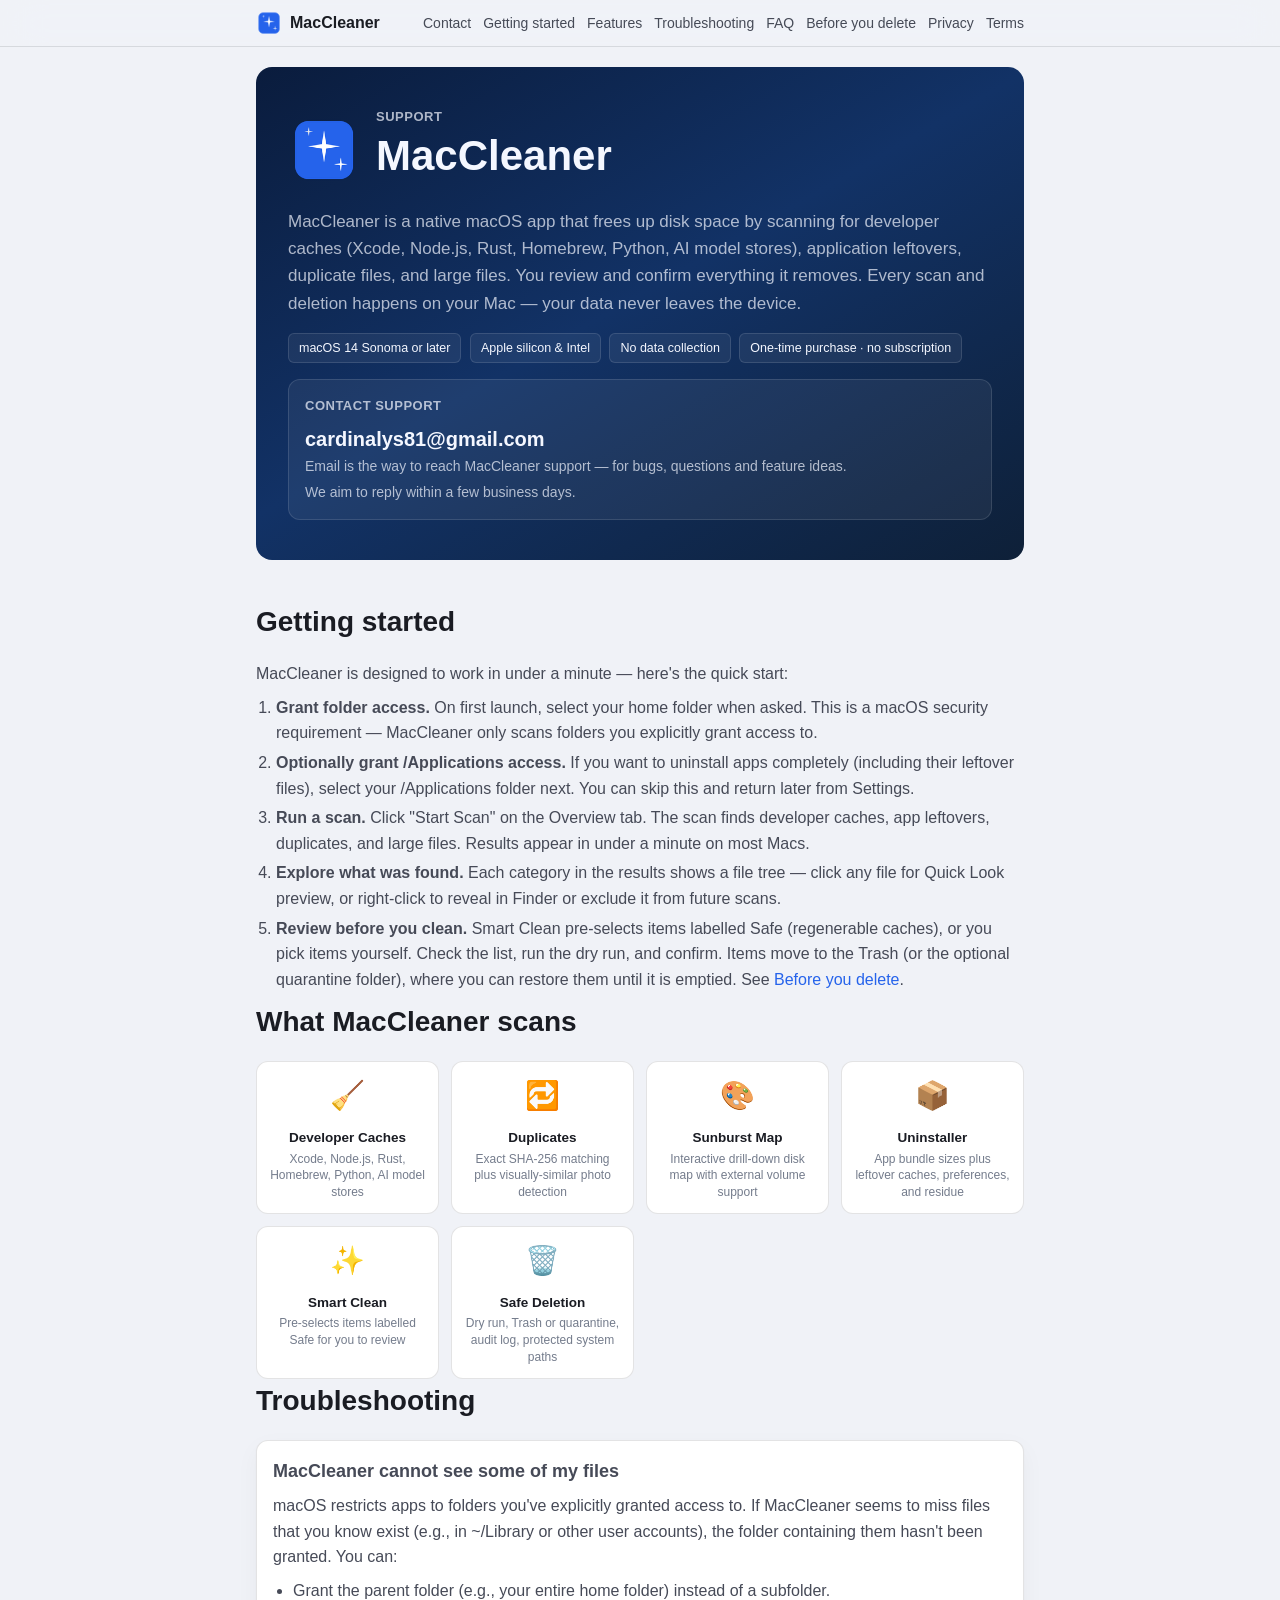
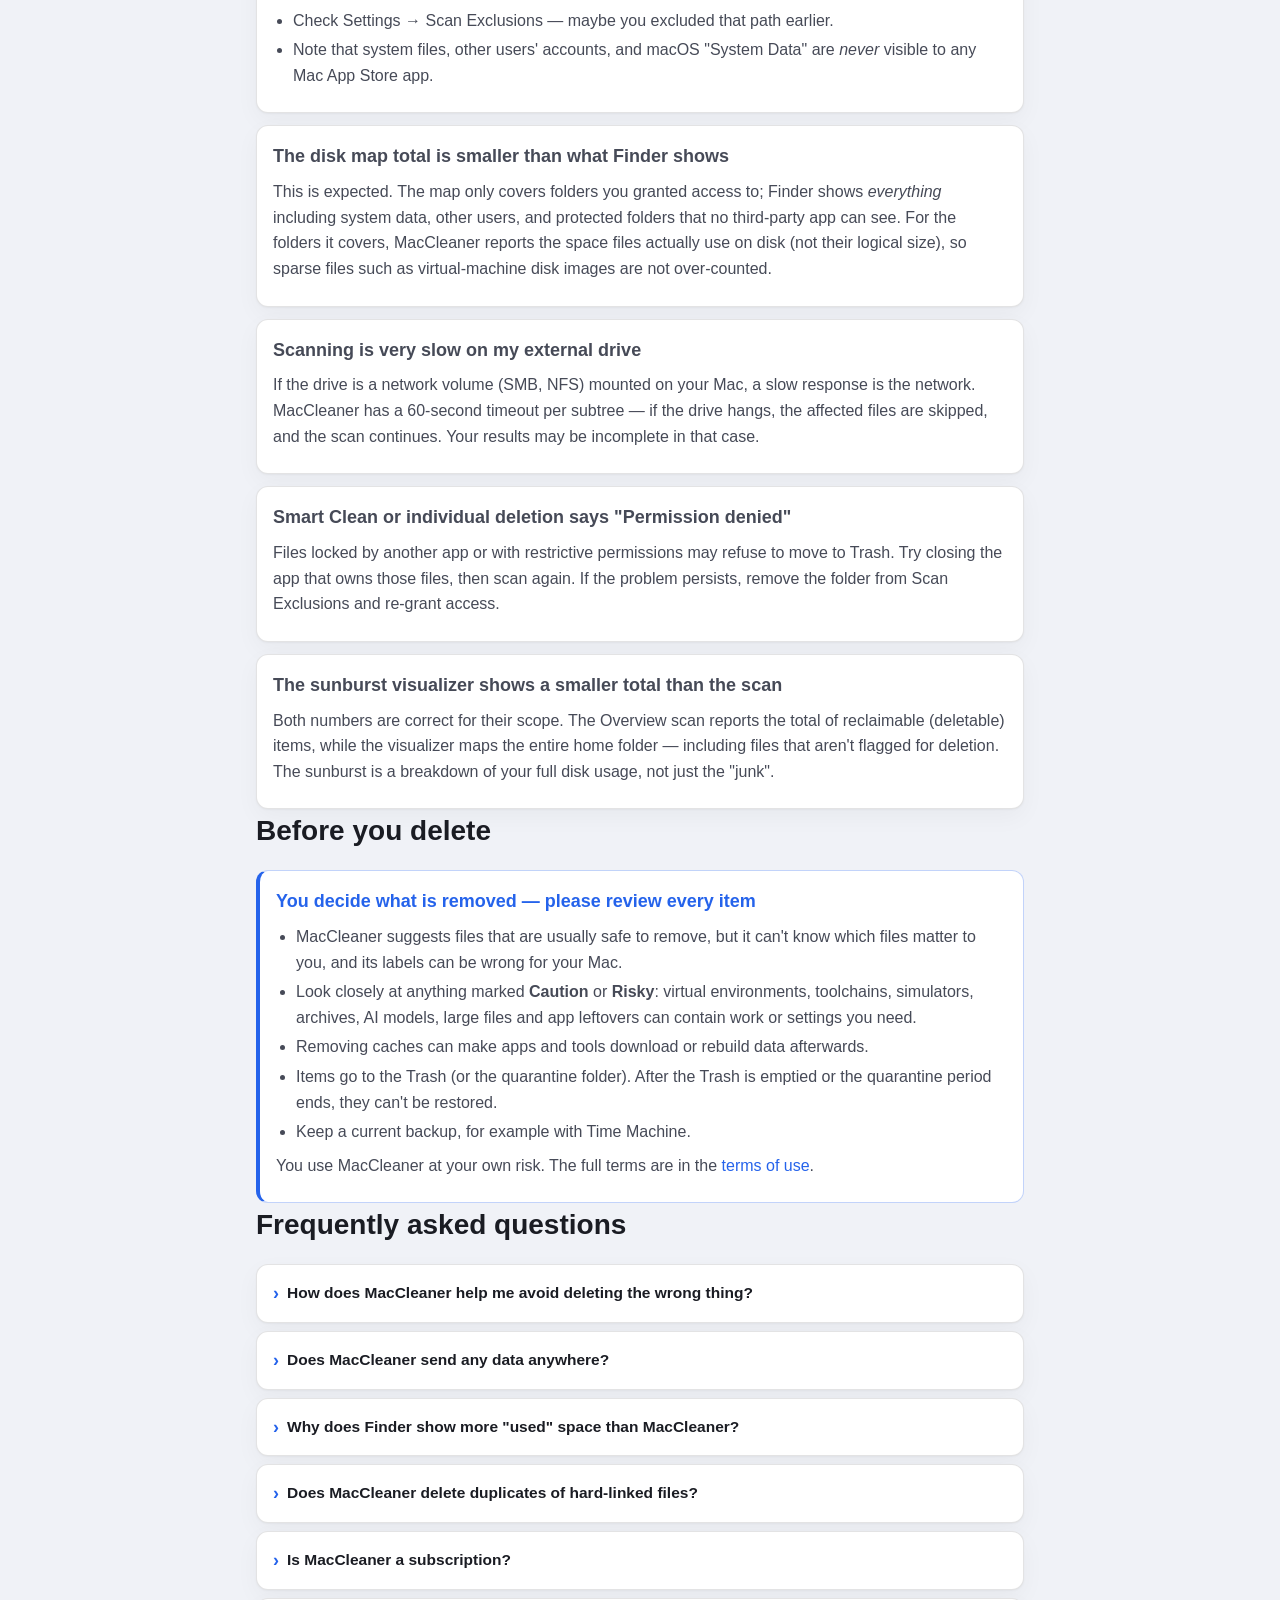
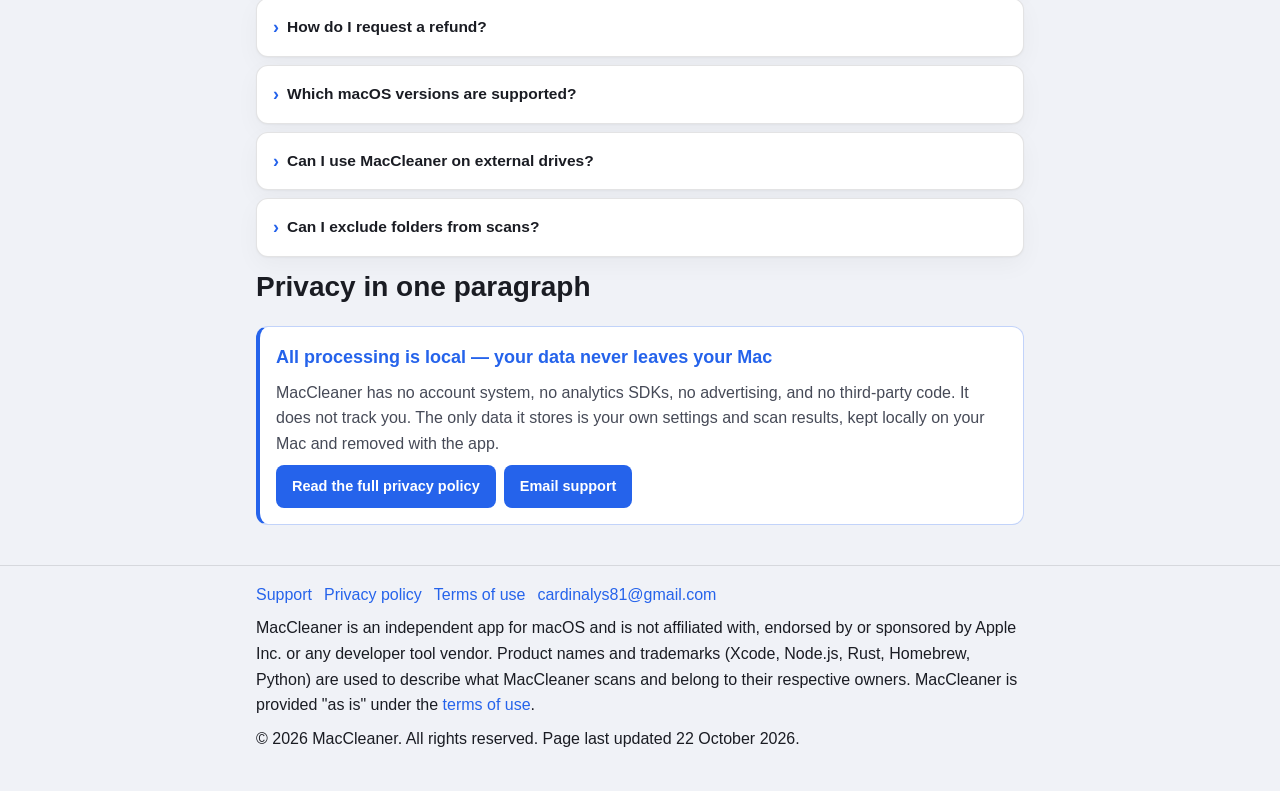
<file: index.html>
<!DOCTYPE html>
<html lang="en">
<head>
    <meta charset="utf-8"/>
    <meta name="viewport" content="width=device-width, initial-scale=1"/>
    <title>MacCleaner Support — Help, FAQ and Contact</title>
    <meta name="description" content="Support for MacCleaner, the macOS disk space cleaner. Contact the developer, read the FAQ and troubleshooting guide, or review the privacy policy."/>
    <meta name="theme-color" content="#0a1c3d"/>
    <link rel="canonical" href="https://carsinalys.github.io/mac-cleaner-info/"/>
    <link rel="icon" type="image/png" sizes="32x32" href="assets/favicon-32.png"/>
    <link rel="apple-touch-icon" href="assets/icon-256.png"/>
    <link rel="stylesheet" href="assets/styles.css"/>
    <meta property="og:type" content="website"/>
    <meta property="og:title" content="MacCleaner Support"/>
    <meta property="og:description" content="Help, FAQ, troubleshooting and contact for MacCleaner — free up disk space on macOS."/>
    <meta property="og:url" content="https://carsinalys.github.io/mac-cleaner-info/"/>
</head>

<body>
    <a class="skip-link" href="#main">Skip to content</a>

    <header class="topbar">
        <div class="topbar__inner">
            <a class="topbar__brand" href="./">
                <img src="assets/icon-128.png" alt="" width="26" height="26"/>
                MacCleaner
            </a>
            <nav class="topbar__nav" aria-label="Sections">
                <a href="#contact">Contact</a>
                <a href="#getting-started">Getting started</a>
                <a href="#features">Features</a>
                <a href="#troubleshooting">Troubleshooting</a>
                <a href="#faq">FAQ</a>
                <a href="#before-you-delete">Before you delete</a>
                <a href="privacy.html">Privacy</a>
                <a href="terms.html">Terms</a>
            </nav>
        </div>
    </header>

    <main id="main" class="wrap">
        <section class="hero" id="contact" style="margin-top: 20px">
            <div class="hero__top">
                <img class="hero__icon" src="assets/icon-128.png" alt="MacCleaner app icon" width="72" height="72"/>
                <div>
                    <span class="eyebrow" style="color: var(--hero-text-secondary)">Support</span>
                    <h1>MacCleaner</h1>
                </div>
            </div>

            <p class="lead">
                MacCleaner is a native macOS app that frees up disk space by scanning for
                developer caches (Xcode, Node.js, Rust, Homebrew, Python, AI model stores),
                application leftovers, duplicate files, and large files. You review and
                confirm everything it removes. Every scan and deletion happens on your Mac —
                your data never leaves the device.
            </p>

            <div class="hero__badges">
                <span class="badge">macOS 14 Sonoma or later</span>
                <span class="badge">Apple silicon &amp; Intel</span>
                <span class="badge badge--green">No data collection</span>
                <span class="badge">One-time purchase · no subscription</span>
            </div>

            <div class="contact">
                <div class="contact__label">Contact support</div>
                <a class="contact__mail" href="mailto:cardinalys81@gmail.com">cardinalys81@gmail.com</a>
                <div class="contact__meta">
                    <p>Email is the way to reach MacCleaner support — for bugs, questions and
                       feature ideas.</p>
                    <p>We aim to reply within a few business days.</p>
                </div>
            </div>
        </section>

        <section id="getting-started">
            <h2>Getting started</h2>
            <p class="muted">MacCleaner is designed to work in under a minute — here's the quick start:</p>
            <ol class="muted">
                <li><strong>Grant folder access.</strong> On first launch, select your home folder when asked. This is a macOS security requirement — MacCleaner only scans folders you explicitly grant access to.</li>
                <li><strong>Optionally grant /Applications access.</strong> If you want to uninstall apps completely (including their leftover files), select your /Applications folder next. You can skip this and return later from Settings.</li>
                <li><strong>Run a scan.</strong> Click "Start Scan" on the Overview tab. The scan finds developer caches, app leftovers, duplicates, and large files. Results appear in under a minute on most Macs.</li>
                <li><strong>Explore what was found.</strong> Each category in the results shows a file tree — click any file for Quick Look preview, or right-click to reveal in Finder or exclude it from future scans.</li>
                <li><strong>Review before you clean.</strong> Smart Clean pre-selects items labelled Safe (regenerable caches), or you pick items yourself. Check the list, run the dry run, and confirm. Items move to the Trash (or the optional quarantine folder), where you can restore them until it is emptied. See <a href="#before-you-delete">Before you delete</a>.</li>
            </ol>
        </section>

        <section id="features">
            <h2>What MacCleaner scans</h2>
            <div class="feature-grid">
                <div class="feature">
                    <div class="feature-icon">🧹</div>
                    <div class="feature-name">Developer Caches</div>
                    <div class="feature-desc">Xcode, Node.js, Rust, Homebrew, Python, AI model stores</div>
                </div>
                <div class="feature">
                    <div class="feature-icon">🔁</div>
                    <div class="feature-name">Duplicates</div>
                    <div class="feature-desc">Exact SHA-256 matching plus visually-similar photo detection</div>
                </div>
                <div class="feature">
                    <div class="feature-icon">🎨</div>
                    <div class="feature-name">Sunburst Map</div>
                    <div class="feature-desc">Interactive drill-down disk map with external volume support</div>
                </div>
                <div class="feature">
                    <div class="feature-icon">📦</div>
                    <div class="feature-name">Uninstaller</div>
                    <div class="feature-desc">App bundle sizes plus leftover caches, preferences, and residue</div>
                </div>
                <div class="feature">
                    <div class="feature-icon">✨</div>
                    <div class="feature-name">Smart Clean</div>
                    <div class="feature-desc">Pre-selects items labelled Safe for you to review</div>
                </div>
                <div class="feature">
                    <div class="feature-icon">🗑️</div>
                    <div class="feature-name">Safe Deletion</div>
                    <div class="feature-desc">Dry run, Trash or quarantine, audit log, protected system paths</div>
                </div>
            </div>
        </section>

        <section id="troubleshooting">
            <h2>Troubleshooting</h2>
            <div class="card">
                <h3 class="muted">MacCleaner cannot see some of my files</h3>
                <p class="muted">macOS restricts apps to folders you've explicitly granted access to. If MacCleaner seems to miss files that you know exist (e.g., in ~/Library or other user accounts), the folder containing them hasn't been granted. You can:</p>
                <ul class="muted">
                    <li>Grant the parent folder (e.g., your entire home folder) instead of a subfolder.</li>
                    <li>Check Settings → Scan Exclusions — maybe you excluded that path earlier.</li>
                    <li>Note that system files, other users' accounts, and macOS "System Data" are <em>never</em> visible to any Mac App Store app.</li>
                </ul>
            </div>

            <div class="card">
                <h3 class="muted">The disk map total is smaller than what Finder shows</h3>
                <p class="muted">This is expected. The map only covers folders you granted access to; Finder shows <em>everything</em> including system data, other users, and protected folders that no third-party app can see. For the folders it covers, MacCleaner reports the space files actually use on disk (not their logical size), so sparse files such as virtual-machine disk images are not over-counted.</p>
            </div>

            <div class="card">
                <h3 class="muted">Scanning is very slow on my external drive</h3>
                <p class="muted">If the drive is a network volume (SMB, NFS) mounted on your Mac, a slow response is the network. MacCleaner has a 60-second timeout per subtree — if the drive hangs, the affected files are skipped, and the scan continues. Your results may be incomplete in that case.</p>
            </div>

            <div class="card">
                <h3 class="muted">Smart Clean or individual deletion says "Permission denied"</h3>
                <p class="muted">Files locked by another app or with restrictive permissions may refuse to move to Trash. Try closing the app that owns those files, then scan again. If the problem persists, remove the folder from Scan Exclusions and re-grant access.</p>
            </div>

            <div class="card">
                <h3 class="muted">The sunburst visualizer shows a smaller total than the scan</h3>
                <p class="muted">Both numbers are correct for their scope. The Overview scan reports the total of reclaimable (deletable) items, while the visualizer maps the entire home folder — including files that aren't flagged for deletion. The sunburst is a breakdown of your full disk usage, not just the "junk".</p>
            </div>
        </section>

        <section id="before-you-delete">
            <h2>Before you delete</h2>
            <div class="notice">
                <h3>You decide what is removed — please review every item</h3>
                <ul class="muted">
                    <li>MacCleaner suggests files that are usually safe to remove, but it can't know which files matter to you, and its labels can be wrong for your Mac.</li>
                    <li>Look closely at anything marked <strong>Caution</strong> or <strong>Risky</strong>: virtual environments, toolchains, simulators, archives, AI models, large files and app leftovers can contain work or settings you need.</li>
                    <li>Removing caches can make apps and tools download or rebuild data afterwards.</li>
                    <li>Items go to the Trash (or the quarantine folder). After the Trash is emptied or the quarantine period ends, they can't be restored.</li>
                    <li>Keep a current backup, for example with Time Machine.</li>
                </ul>
                <p class="muted">You use MacCleaner at your own risk. The full terms are in the <a href="terms.html">terms of use</a>.</p>
            </div>
        </section>

        <section id="faq">
            <h2>Frequently asked questions</h2>
            <div class="rows">
                <details>
                    <summary>How does MacCleaner help me avoid deleting the wrong thing?</summary>
                    <div class="answer">
                        <p>Nothing is removed until you review and confirm it. Removed items go to the Trash (or an optional quarantine folder) instead of being erased, protected system and personal locations are refused, and a dry run shows what will be removed first. These safeguards reduce mistakes but can't rule them out — the labels are guidance, and only you know which files matter. Keep a backup and read <a href="#before-you-delete">Before you delete</a>.</p>
                    </div>
                </details>

                <details>
                    <summary>Does MacCleaner send any data anywhere?</summary>
                    <div class="answer">
                        <p>No. All scanning and cleanup is local. There are no analytics SDKs, no crash-reporting tools, no advertising. The only network traffic is Apple's own StoreKit purchase verification — which is handled by macOS and required for App Store purchases. See the <a href="privacy.html">privacy policy</a>.</p>
                    </div>
                </details>

                <details>
                    <summary>Why does Finder show more "used" space than MacCleaner?</summary>
                    <div class="answer">
                        <p>MacCleaner only scans folders you've granted it access to. macOS "System Data", other users' accounts, and protected system volumes are invisible to every Mac App Store app. This is a privacy feature, not a limitation of MacCleaner specifically — no cleaner can see those areas.</p>
                    </div>
                </details>

                <details>
                    <summary>Does MacCleaner delete duplicates of hard-linked files?</summary>
                    <div class="answer">
                        <p>MacCleaner counts hard-linked files only once per scan (counting each hard link separately would inflate the reported reclaimable space). If the same physical file appears at multiple paths as hard links, the first occurrence is counted and subsequent ones show as 0 bytes.</p>
                    </div>
                </details>

                <details>
                    <summary>Is MacCleaner a subscription?</summary>
                    <div class="answer">
                        <p>No. Scanning, the disk map and dry runs are free. Moving items to the Trash needs a one-time Lifetime License, an in-app purchase at the price shown in the App Store for your region. No subscription and no recurring charges.</p>
                    </div>
                </details>

                <details>
                    <summary>How do I request a refund?</summary>
                    <div class="answer">
                        <p>Apple handles all App Store billing and refunds. Request one at <a href="https://reportaproblem.apple.com" rel="noopener">reportaproblem.apple.com</a> using the Apple Account that made the purchase. If something in the app caused the problem, please email support too so it can be fixed.</p>
                    </div>
                </details>

                <details>
                    <summary>Which macOS versions are supported?</summary>
                    <div class="answer">
                        <p>macOS 14 Sonoma and later, on both Apple Silicon and Intel Macs.</p>
                    </div>
                </details>

                <details>
                    <summary>Can I use MacCleaner on external drives?</summary>
                    <div class="answer">
                        <p>Yes. In the Visualizer tab, click the plus button and select any mounted volume or folder. You can also drag a folder onto the MacCleaner icon in Finder. Scanning external drives works the same as scanning your home folder, and you can clean files from them the same way.</p>
                    </div>
                </details>

                <details>
                    <summary>Can I exclude folders from scans?</summary>
                    <div class="answer">
                        <p>Yes. Right-click any folder in a scan result and choose "Exclude from Scans," or manage exclusions in Settings. Excluded paths are skipped entirely; remove them any time to include them again.</p>
                    </div>
                </details>
            </div>
        </section>

        <section id="privacy-summary">
            <h2>Privacy in one paragraph</h2>
            <div class="notice">
                <h3>All processing is local — your data never leaves your Mac</h3>
                <p class="muted">
                    MacCleaner has no account system, no analytics SDKs, no advertising, and
                    no third-party code. It does not track you. The only data it stores is your
                    own settings and scan results, kept locally on your Mac and removed with
                    the app.
                </p>
                <div class="btn-row">
                    <a class="btn" href="privacy.html">Read the full privacy policy</a>
                    <a class="btn" href="mailto:cardinalys81@gmail.com">Email support</a>
                </div>
            </div>
        </section>
    </main>

    <footer class="footer">
        <div class="footer__inner">
            <div class="footer__links">
                <a href="./">Support</a>
                <a href="privacy.html">Privacy policy</a>
                <a href="terms.html">Terms of use</a>
                <a href="mailto:cardinalys81@gmail.com">cardinalys81@gmail.com</a>
            </div>
            <p>
                MacCleaner is an independent app for macOS and is not affiliated with,
                endorsed by or sponsored by Apple Inc. or any developer tool vendor.
                Product names and trademarks (Xcode, Node.js, Rust, Homebrew, Python) are
                used to describe what MacCleaner scans and belong to their respective owners.
                MacCleaner is provided "as is" under the
                <a href="terms.html">terms of use</a>.
            </p>
            <p>© 2026 MacCleaner. All rights reserved. Page last updated 22 October 2026.</p>
        </div>
    </footer>
</body>
</html>
</file>
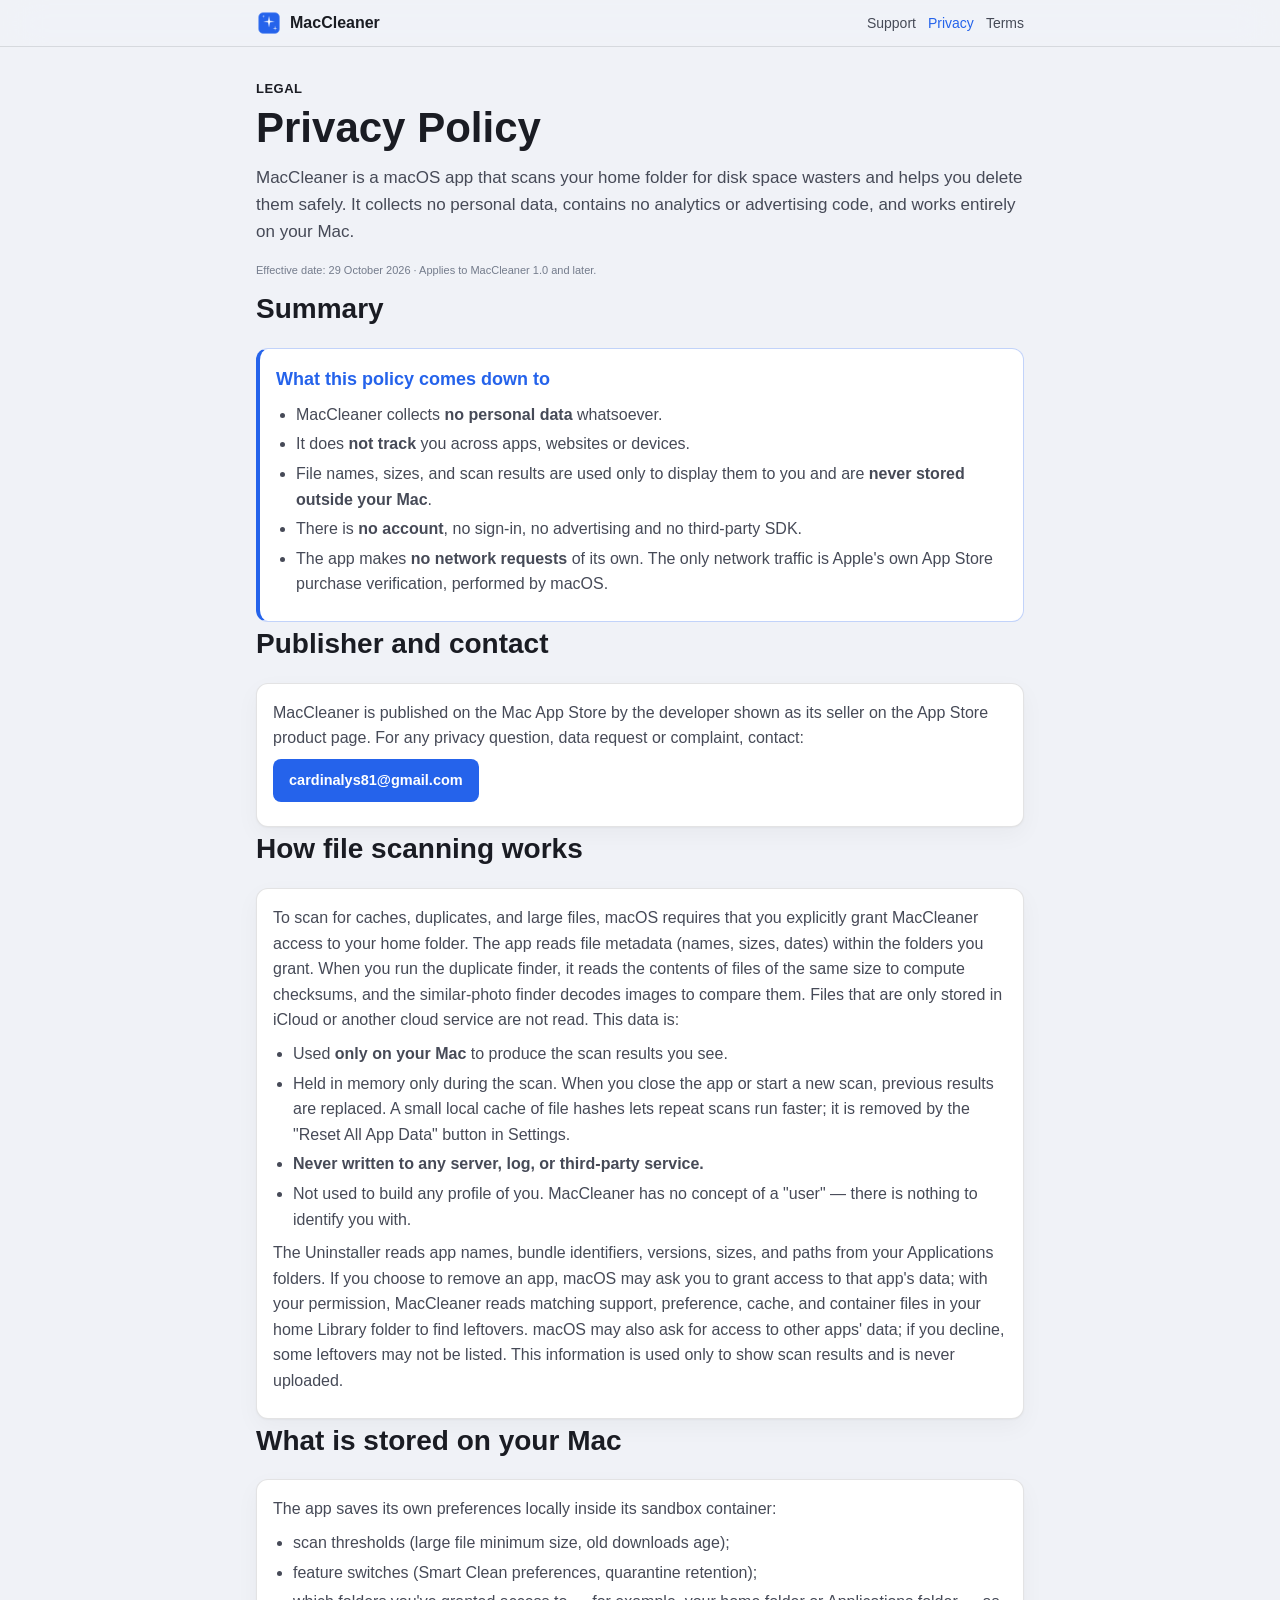
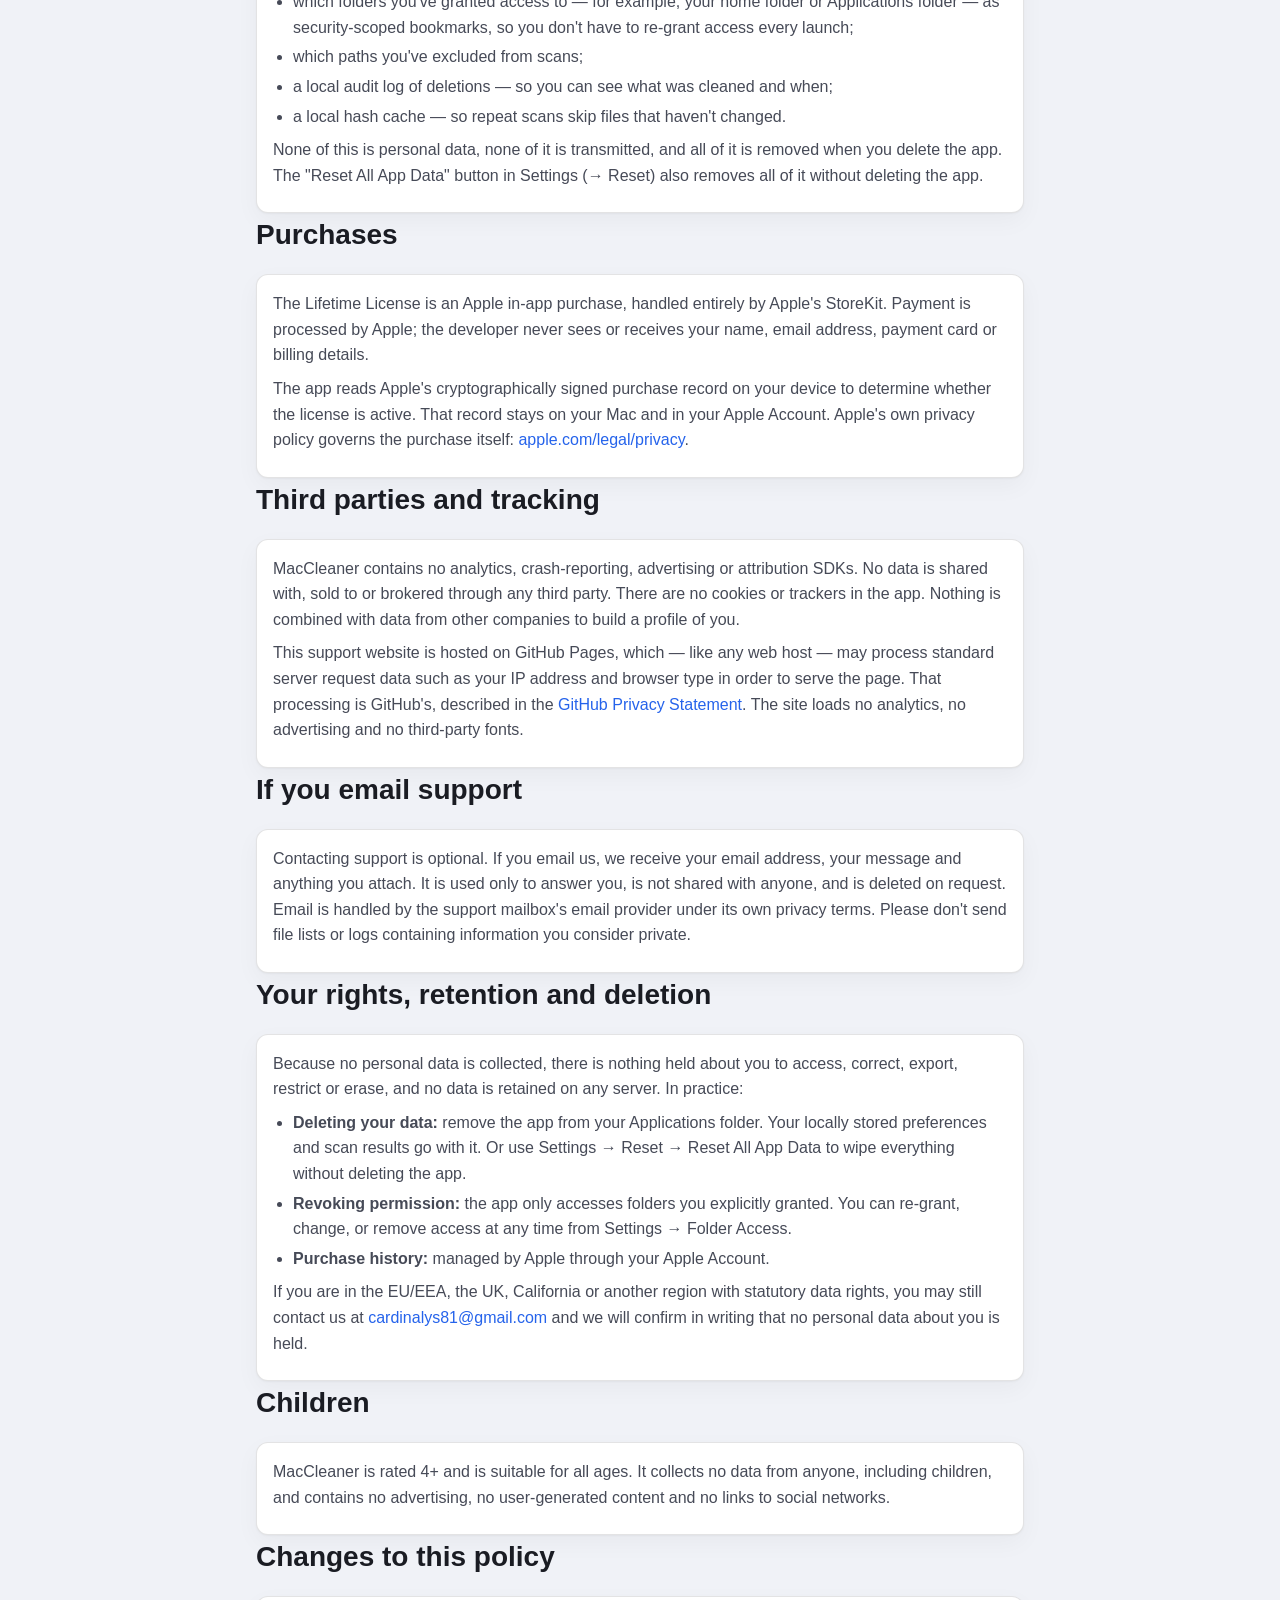
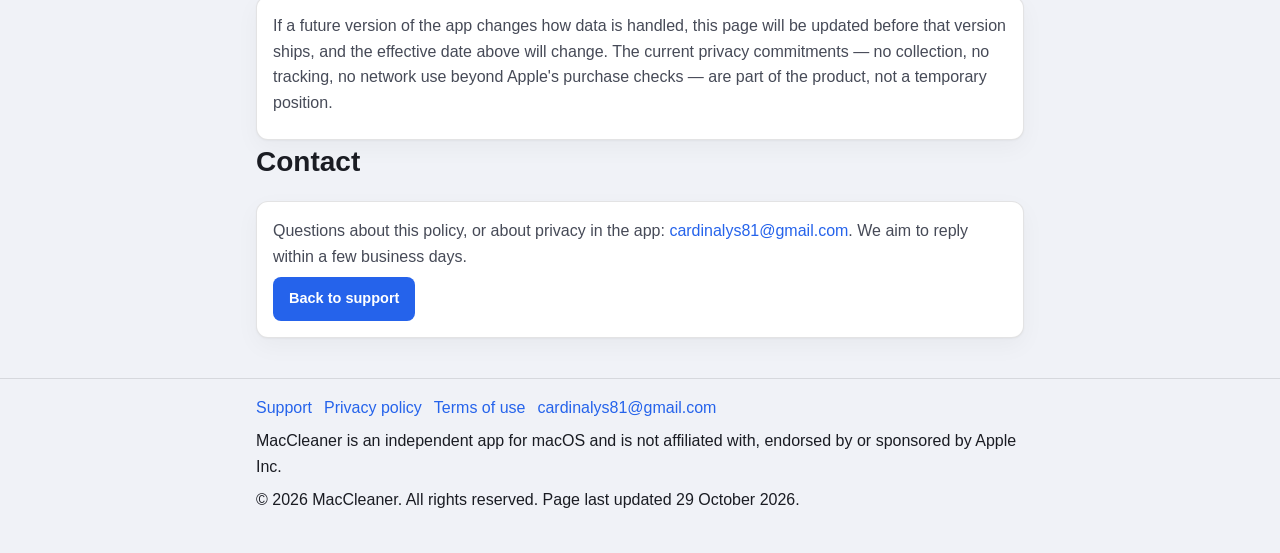
<file: privacy.html>
<!DOCTYPE html>
<html lang="en">
<head>
    <meta charset="utf-8"/>
    <meta name="viewport" content="width=device-width, initial-scale=1"/>
    <title>MacCleaner Privacy Policy</title>
    <meta name="description" content="Privacy policy for MacCleaner, the macOS disk space cleaner. No data collection, no tracking, no analytics — your files never leave your Mac."/>
    <meta name="theme-color" content="#0a1c3d"/>
    <link rel="canonical" href="https://carsinalys.github.io/mac-cleaner-info/privacy.html"/>
    <link rel="icon" type="image/png" sizes="32x32" href="assets/favicon-32.png"/>
    <link rel="apple-touch-icon" href="assets/icon-256.png"/>
    <link rel="stylesheet" href="assets/styles.css"/>
</head>

<body>
    <a class="skip-link" href="#main">Skip to content</a>

    <header class="topbar">
        <div class="topbar__inner">
            <a class="topbar__brand" href="./">
                <img src="assets/icon-128.png" alt="" width="26" height="26"/>
                MacCleaner
            </a>
            <nav class="topbar__nav" aria-label="Sections">
                <a href="./">Support</a>
                <a href="privacy.html" aria-current="page">Privacy</a>
                <a href="terms.html">Terms</a>
            </nav>
        </div>
    </header>

    <main id="main" class="wrap">
        <section style="margin-top: 32px">
            <span class="eyebrow">Legal</span>
            <h1>Privacy Policy</h1>
            <p class="lead">
                MacCleaner is a macOS app that scans your home folder for disk space
                wasters and helps you delete them safely. It collects no personal data,
                contains no analytics or advertising code, and works entirely on your Mac.
            </p>
            <p class="tiny">Effective date: 29 October 2026 · Applies to MacCleaner 1.0 and later.</p>
        </section>

        <section id="summary">
            <h2>Summary</h2>
            <div class="notice">
                <h3>What this policy comes down to</h3>
                <ul class="muted">
                    <li>MacCleaner collects <strong>no personal data</strong> whatsoever.</li>
                    <li>It does <strong>not track</strong> you across apps, websites or devices.</li>
                    <li>
                        File names, sizes, and scan results are used only to display them to
                        you and are <strong>never stored outside your Mac</strong>.
                    </li>
                    <li>
                        There is <strong>no account</strong>, no sign-in, no advertising and no
                        third-party SDK.
                    </li>
                    <li>
                        The app makes <strong>no network requests</strong> of its own. The only
                        network traffic is Apple's own App Store purchase verification,
                        performed by macOS.
                    </li>
                </ul>
            </div>
        </section>

        <section id="who">
            <h2>Publisher and contact</h2>
            <div class="card">
                <p class="muted">
                    MacCleaner is published on the Mac App Store by the developer shown as its
                    seller on the App Store product page. For any privacy question, data
                    request or complaint, contact:
                </p>
                <p>
                    <a class="btn" href="mailto:cardinalys81@gmail.com">cardinalys81@gmail.com</a>
                </p>
            </div>
        </section>

        <section id="scan-data">
            <h2>How file scanning works</h2>
            <div class="card">
                <p class="muted">
                    To scan for caches, duplicates, and large files, macOS requires that you
                    explicitly grant MacCleaner access to your home folder. The app reads file
                    metadata (names, sizes, dates) within the folders you grant. When you run
                    the duplicate finder, it reads the contents of files of the same size to
                    compute checksums, and the similar-photo finder decodes images to compare
                    them. Files that are only stored in iCloud or another cloud service are not
                    read. This data is:
                </p>
                <ul class="muted">
                    <li>Used <strong>only on your Mac</strong> to produce the scan results you see.</li>
                    <li>
                        Held in memory only during the scan. When you close the app or start a
                        new scan, previous results are replaced. A small local cache of file
                        hashes lets repeat scans run faster; it is removed by the "Reset All
                        App Data" button in Settings.
                    </li>
                    <li>
                        <strong>Never written to any server, log, or third-party service.</strong>
                    </li>
                    <li>
                        Not used to build any profile of you. MacCleaner has no concept of a
                        "user" — there is nothing to identify you with.
                    </li>
                </ul>
                <p class="muted">
                    The Uninstaller reads app names, bundle identifiers, versions, sizes, and
                    paths from your Applications folders. If you choose to remove an app,
                    macOS may ask you to grant access to that app's data; with your
                    permission, MacCleaner reads matching support, preference, cache, and
                    container files in your home Library folder to find leftovers. macOS
                    may also ask for access to other apps' data; if you decline, some
                    leftovers may not be listed. This information is used only to show scan
                    results and is never uploaded.
                </p>
            </div>
        </section>

        <section id="stored">
            <h2>What is stored on your Mac</h2>
            <div class="card">
                <p class="muted">The app saves its own preferences locally inside its sandbox container:</p>
                <ul class="muted">
                    <li>scan thresholds (large file minimum size, old downloads age);</li>
                    <li>feature switches (Smart Clean preferences, quarantine retention);</li>
                    <li>which folders you've granted access to — for example, your home folder or Applications folder — as security-scoped bookmarks, so you don't have to re-grant access every launch;</li>
                    <li>which paths you've excluded from scans;</li>
                    <li>a local audit log of deletions — so you can see what was cleaned and when;</li>
                    <li>a local hash cache — so repeat scans skip files that haven't changed.</li>
                </ul>
                <p class="muted">
                    None of this is personal data, none of it is transmitted, and all of it is
                    removed when you delete the app. The "Reset All App Data" button in
                    Settings (→ Reset) also removes all of it without deleting the app.
                </p>
            </div>
        </section>

        <section id="purchases">
            <h2>Purchases</h2>
            <div class="card">
                <p class="muted">
                    The Lifetime License is an Apple in-app purchase, handled entirely
                    by Apple's StoreKit. Payment is processed by Apple; the developer never
                    sees or receives your name, email address, payment card or billing details.
                </p>
                <p class="muted">
                    The app reads Apple's cryptographically signed purchase record on your
                    device to determine whether the license is active. That record stays on
                    your Mac and in your Apple Account. Apple's own privacy policy governs
                    the purchase itself:
                    <a href="https://www.apple.com/legal/privacy/" rel="noopener">apple.com/legal/privacy</a>.
                </p>
            </div>
        </section>

        <section id="third-parties">
            <h2>Third parties and tracking</h2>
            <div class="card">
                <p class="muted">
                    MacCleaner contains no analytics, crash-reporting, advertising or
                    attribution SDKs. No data is shared with, sold to or brokered through any
                    third party. There are no cookies or trackers in the app. Nothing is
                    combined with data from other companies to build a profile of you.
                </p>
                <p class="muted">
                    This support website is hosted on GitHub Pages, which — like any web host —
                    may process standard server request data such as your IP address and
                    browser type in order to serve the page. That processing is GitHub's,
                    described in the
                    <a href="https://docs.github.com/site-policy/privacy-policies/github-general-privacy-statement" rel="noopener">GitHub Privacy Statement</a>.
                    The site loads no analytics, no advertising and no third-party fonts.
                </p>
            </div>
        </section>

        <section id="support-email">
            <h2>If you email support</h2>
            <div class="card">
                <p class="muted">
                    Contacting support is optional. If you email us, we receive your email
                    address, your message and anything you attach. It is used only to answer
                    you, is not shared with anyone, and is deleted on request. Email is
                    handled by the support mailbox's email provider under its own privacy
                    terms. Please don't send file lists or logs containing information you
                    consider private.
                </p>
            </div>
        </section>

        <section id="rights">
            <h2>Your rights, retention and deletion</h2>
            <div class="card">
                <p class="muted">
                    Because no personal data is collected, there is nothing held about you to
                    access, correct, export, restrict or erase, and no data is retained on any
                    server. In practice:
                </p>
                <ul class="muted">
                    <li>
                        <strong>Deleting your data:</strong> remove the app from your Applications
                        folder. Your locally stored preferences and scan results go with it.
                        Or use Settings → Reset → Reset All App Data to wipe everything without
                        deleting the app.
                    </li>
                    <li>
                        <strong>Revoking permission:</strong> the app only accesses folders you
                        explicitly granted. You can re-grant, change, or remove access at any
                        time from Settings → Folder Access.
                    </li>
                    <li>
                        <strong>Purchase history:</strong> managed by Apple through your Apple Account.
                    </li>
                </ul>
                <p class="muted">
                    If you are in the EU/EEA, the UK, California or another region with statutory
                    data rights, you may still contact us at
                    <a href="mailto:cardinalys81@gmail.com">cardinalys81@gmail.com</a> and we
                    will confirm in writing that no personal data about you is held.
                </p>
            </div>
        </section>

        <section id="children">
            <h2>Children</h2>
            <div class="card">
                <p class="muted">
                    MacCleaner is rated 4+ and is suitable for all ages. It collects no data
                    from anyone, including children, and contains no advertising, no
                    user-generated content and no links to social networks.
                </p>
            </div>
        </section>

        <section id="changes">
            <h2>Changes to this policy</h2>
            <div class="card">
                <p class="muted">
                    If a future version of the app changes how data is handled, this page will
                    be updated before that version ships, and the effective date above will
                    change. The current privacy commitments — no collection, no tracking, no
                    network use beyond Apple's purchase checks — are part of the product, not
                    a temporary position.
                </p>
            </div>
        </section>

        <section id="contact-legal">
            <h2>Contact</h2>
            <div class="card">
                <p class="muted">
                    Questions about this policy, or about privacy in the app:
                    <a href="mailto:cardinalys81@gmail.com">cardinalys81@gmail.com</a>.
                    We aim to reply within a few business days.
                </p>
                <div class="btn-row">
                    <a class="btn" href="./">Back to support</a>
                </div>
            </div>
        </section>
    </main>

    <footer class="footer">
        <div class="footer__inner">
            <div class="footer__links">
                <a href="./">Support</a>
                <a href="privacy.html">Privacy policy</a>
                <a href="terms.html">Terms of use</a>
                <a href="mailto:cardinalys81@gmail.com">cardinalys81@gmail.com</a>
            </div>
            <p>
                MacCleaner is an independent app for macOS and is not affiliated with,
                endorsed by or sponsored by Apple Inc.
            </p>
            <p>© 2026 MacCleaner. All rights reserved. Page last updated 29 October 2026.</p>
        </div>
    </footer>
</body>
</html>
</file>
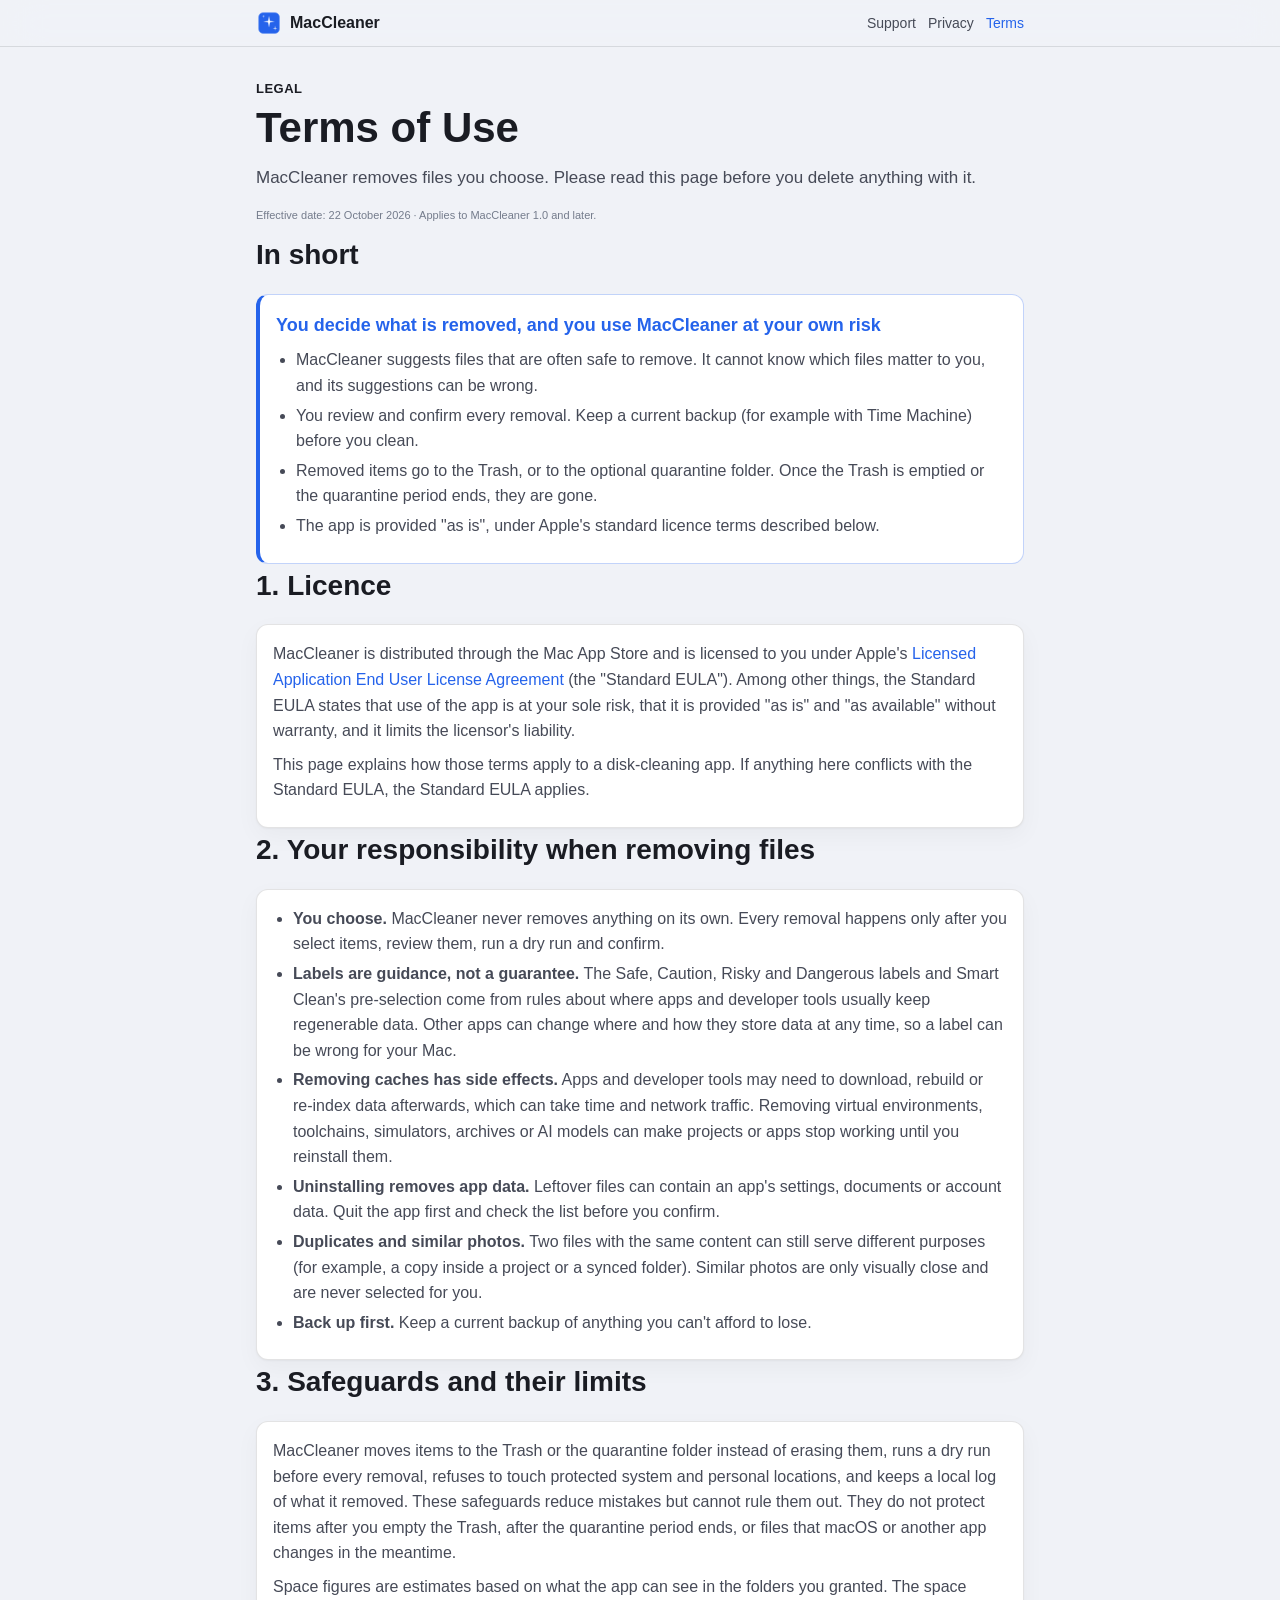
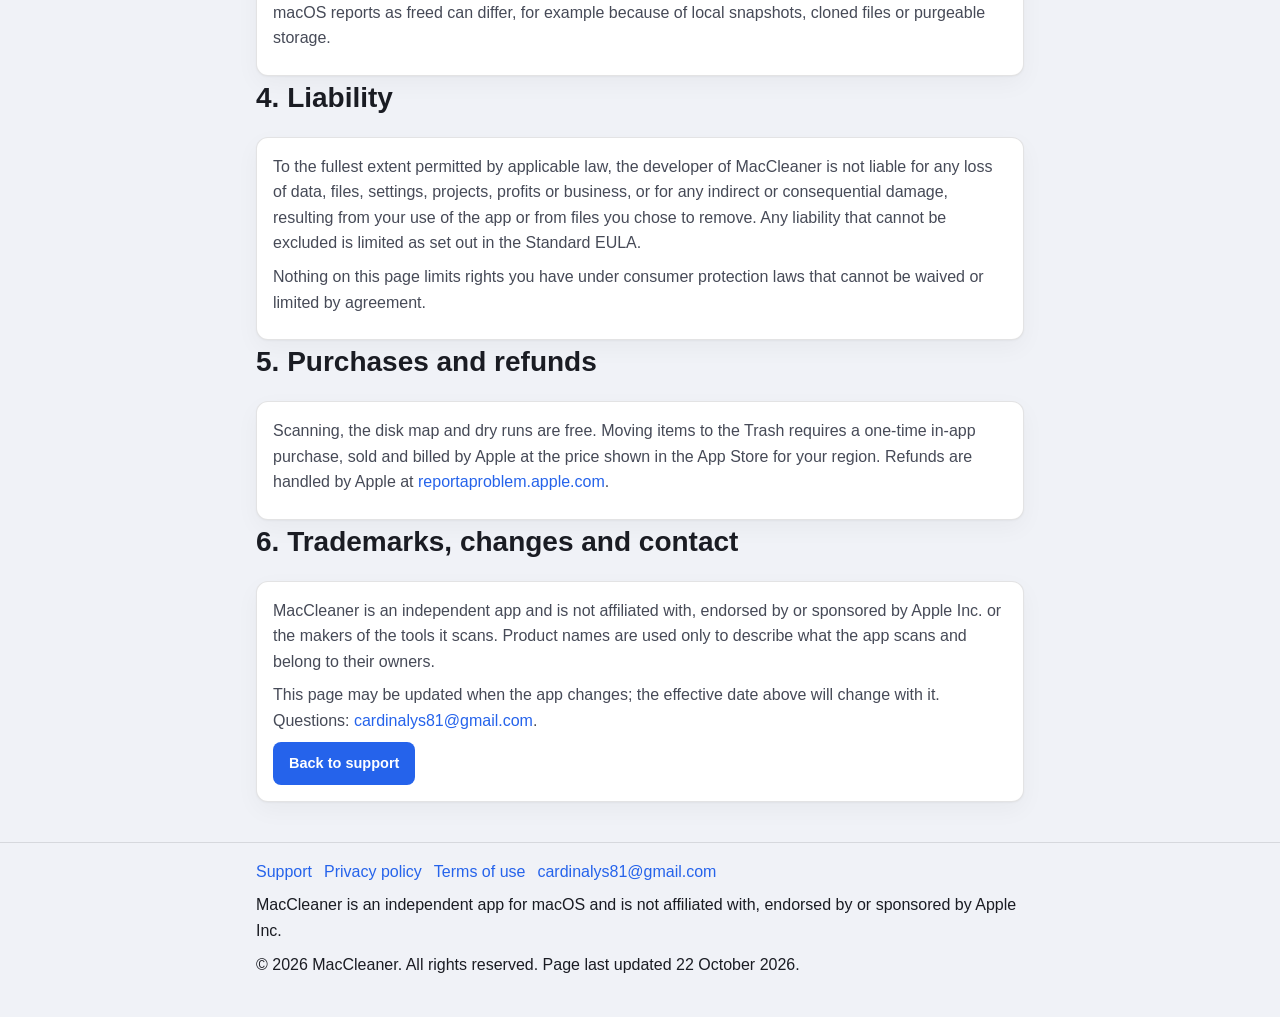
<file: terms.html>
<!DOCTYPE html>
<html lang="en">
<head>
    <meta charset="utf-8"/>
    <meta name="viewport" content="width=device-width, initial-scale=1"/>
    <title>MacCleaner Terms of Use</title>
    <meta name="description" content="Terms of use and deletion disclaimer for MacCleaner, the macOS disk space cleaner."/>
    <meta name="theme-color" content="#0a1c3d"/>
    <link rel="canonical" href="https://carsinalys.github.io/mac-cleaner-info/terms.html"/>
    <link rel="icon" type="image/png" sizes="32x32" href="assets/favicon-32.png"/>
    <link rel="apple-touch-icon" href="assets/icon-256.png"/>
    <link rel="stylesheet" href="assets/styles.css"/>
</head>

<body>
    <a class="skip-link" href="#main">Skip to content</a>

    <header class="topbar">
        <div class="topbar__inner">
            <a class="topbar__brand" href="./">
                <img src="assets/icon-128.png" alt="" width="26" height="26"/>
                MacCleaner
            </a>
            <nav class="topbar__nav" aria-label="Sections">
                <a href="./">Support</a>
                <a href="privacy.html">Privacy</a>
                <a href="terms.html" aria-current="page">Terms</a>
            </nav>
        </div>
    </header>

    <main id="main" class="wrap">
        <section style="margin-top: 32px">
            <span class="eyebrow">Legal</span>
            <h1>Terms of Use</h1>
            <p class="lead">
                MacCleaner removes files you choose. Please read this page before you
                delete anything with it.
            </p>
            <p class="tiny">Effective date: 22 October 2026 · Applies to MacCleaner 1.0 and later.</p>
        </section>

        <section id="summary">
            <h2>In short</h2>
            <div class="notice">
                <h3>You decide what is removed, and you use MacCleaner at your own risk</h3>
                <ul class="muted">
                    <li>MacCleaner suggests files that are often safe to remove. It cannot know which files matter to you, and its suggestions can be wrong.</li>
                    <li>You review and confirm every removal. Keep a current backup (for example with Time Machine) before you clean.</li>
                    <li>Removed items go to the Trash, or to the optional quarantine folder. Once the Trash is emptied or the quarantine period ends, they are gone.</li>
                    <li>The app is provided "as is", under Apple's standard licence terms described below.</li>
                </ul>
            </div>
        </section>

        <section id="license">
            <h2>1. Licence</h2>
            <div class="card">
                <p class="muted">
                    MacCleaner is distributed through the Mac App Store and is licensed to you
                    under Apple's
                    <a href="https://www.apple.com/legal/internet-services/itunes/dev/stdeula/" rel="noopener">Licensed Application End User License Agreement</a>
                    (the "Standard EULA"). Among other things, the Standard EULA states that
                    use of the app is at your sole risk, that it is provided "as is" and
                    "as available" without warranty, and it limits the licensor's liability.
                </p>
                <p class="muted">
                    This page explains how those terms apply to a disk-cleaning app. If
                    anything here conflicts with the Standard EULA, the Standard EULA applies.
                </p>
            </div>
        </section>

        <section id="your-responsibility">
            <h2>2. Your responsibility when removing files</h2>
            <div class="card">
                <ul class="muted">
                    <li><strong>You choose.</strong> MacCleaner never removes anything on its own. Every removal happens only after you select items, review them, run a dry run and confirm.</li>
                    <li><strong>Labels are guidance, not a guarantee.</strong> The Safe, Caution, Risky and Dangerous labels and Smart Clean's pre-selection come from rules about where apps and developer tools usually keep regenerable data. Other apps can change where and how they store data at any time, so a label can be wrong for your Mac.</li>
                    <li><strong>Removing caches has side effects.</strong> Apps and developer tools may need to download, rebuild or re-index data afterwards, which can take time and network traffic. Removing virtual environments, toolchains, simulators, archives or AI models can make projects or apps stop working until you reinstall them.</li>
                    <li><strong>Uninstalling removes app data.</strong> Leftover files can contain an app's settings, documents or account data. Quit the app first and check the list before you confirm.</li>
                    <li><strong>Duplicates and similar photos.</strong> Two files with the same content can still serve different purposes (for example, a copy inside a project or a synced folder). Similar photos are only visually close and are never selected for you.</li>
                    <li><strong>Back up first.</strong> Keep a current backup of anything you can't afford to lose.</li>
                </ul>
            </div>
        </section>

        <section id="safeguards">
            <h2>3. Safeguards and their limits</h2>
            <div class="card">
                <p class="muted">
                    MacCleaner moves items to the Trash or the quarantine folder instead of
                    erasing them, runs a dry run before every removal, refuses to touch
                    protected system and personal locations, and keeps a local log of what it
                    removed. These safeguards reduce mistakes but cannot rule them out. They do
                    not protect items after you empty the Trash, after the quarantine period
                    ends, or files that macOS or another app changes in the meantime.
                </p>
                <p class="muted">
                    Space figures are estimates based on what the app can see in the folders
                    you granted. The space macOS reports as freed can differ, for example
                    because of local snapshots, cloned files or purgeable storage.
                </p>
            </div>
        </section>

        <section id="liability">
            <h2>4. Liability</h2>
            <div class="card">
                <p class="muted">
                    To the fullest extent permitted by applicable law, the developer of
                    MacCleaner is not liable for any loss of data, files, settings, projects,
                    profits or business, or for any indirect or consequential damage,
                    resulting from your use of the app or from files you chose to remove.
                    Any liability that cannot be excluded is limited as set out in the
                    Standard EULA.
                </p>
                <p class="muted">
                    Nothing on this page limits rights you have under consumer protection
                    laws that cannot be waived or limited by agreement.
                </p>
            </div>
        </section>

        <section id="purchases">
            <h2>5. Purchases and refunds</h2>
            <div class="card">
                <p class="muted">
                    Scanning, the disk map and dry runs are free. Moving items to the Trash
                    requires a one-time in-app purchase, sold and billed by Apple at the price
                    shown in the App Store for your region. Refunds are handled by Apple at
                    <a href="https://reportaproblem.apple.com" rel="noopener">reportaproblem.apple.com</a>.
                </p>
            </div>
        </section>

        <section id="other">
            <h2>6. Trademarks, changes and contact</h2>
            <div class="card">
                <p class="muted">
                    MacCleaner is an independent app and is not affiliated with, endorsed by
                    or sponsored by Apple Inc. or the makers of the tools it scans. Product
                    names are used only to describe what the app scans and belong to their
                    owners.
                </p>
                <p class="muted">
                    This page may be updated when the app changes; the effective date above
                    will change with it. Questions:
                    <a href="mailto:cardinalys81@gmail.com">cardinalys81@gmail.com</a>.
                </p>
                <div class="btn-row">
                    <a class="btn" href="./">Back to support</a>
                </div>
            </div>
        </section>
    </main>

    <footer class="footer">
        <div class="footer__inner">
            <div class="footer__links">
                <a href="./">Support</a>
                <a href="privacy.html">Privacy policy</a>
                <a href="terms.html">Terms of use</a>
                <a href="mailto:cardinalys81@gmail.com">cardinalys81@gmail.com</a>
            </div>
            <p>
                MacCleaner is an independent app for macOS and is not affiliated with,
                endorsed by or sponsored by Apple Inc.
            </p>
            <p>© 2026 MacCleaner. All rights reserved. Page last updated 22 October 2026.</p>
        </div>
    </footer>
</body>
</html>
</file>
<file: assets/styles.css>
/* MacCleaner support site — design tokens mirror the app's DesignSystem.swift */

:root {
  color-scheme: light dark;

  --accent: #2563eb;
  --accent-strong: #1d4ed8;
  --accent-soft: rgba(37, 99, 235, 0.08);
  --accent-line: rgba(37, 99, 235, 0.28);

  --radius-row: 8px;
  --radius-button: 8px;
  --radius-card: 12px;
  --radius-hero: 16px;

  --space-xs: 4px;
  --space-sm: 8px;
  --space-md: 12px;
  --space-lg: 16px;
  --space-xl: 24px;
  --space-xxl: 32px;
  --space-section: 40px;

  --page-bg: #f0f2f7;
  --card-bg: #ffffff;
  --card-bg-alt: #f8f9fc;
  --separator: rgba(60, 60, 67, 0.14);
  --text: #1a1c23;
  --text-secondary: #464a57;
  --text-tertiary: #747c8c;
  --shadow: 0 1px 2px rgba(0, 0, 0, 0.04), 0 8px 24px rgba(0, 0, 0, 0.04);

  --hero-bg: linear-gradient(150deg, #0a1c3d 0%, #123266 48%, #0e2038 100%);
  --hero-text: #f4f7ff;
  --hero-text-secondary: rgba(244, 247, 255, 0.7);
  --hero-card-bg: rgba(255, 255, 255, 0.06);
  --hero-card-line: rgba(255, 255, 255, 0.12);

  --ok: #16a34a;
  --warn: #b45309;
  --danger: #dc2626;

  --font: -apple-system, BlinkMacSystemFont, "SF Pro Text", "Segoe UI", Roboto,
    Helvetica, Arial, sans-serif;
  --content-width: 800px;
}

@media (prefers-color-scheme: dark) {
  :root {
    --accent: #60a5fa;
    --accent-strong: #93c5fd;
    --accent-soft: rgba(96, 165, 250, 0.1);
    --accent-line: rgba(96, 165, 250, 0.3);

    --page-bg: #0e0e12;
    --card-bg: #1a1a24;
    --card-bg-alt: #20202a;
    --separator: rgba(235, 235, 245, 0.12);
    --text: #eef0f7;
    --text-secondary: #a8b0be;
    --text-tertiary: #78808e;
    --shadow: 0 1px 2px rgba(0, 0, 0, 0.3), 0 10px 30px rgba(0, 0, 0, 0.3);

    --ok: #4ade80;
    --warn: #fbbf24;
    --danger: #f87171;
  }
}

*,
*::before,
*::after {
  box-sizing: border-box;
}

html {
  -webkit-text-size-adjust: 100%;
  scroll-behavior: smooth;
  scroll-padding-top: 72px;
}

body {
  margin: 0;
  font: 400 16px/1.6 var(--font);
  color: var(--text);
  background: var(--page-bg);
}

a {
  color: var(--accent);
  text-decoration: none;
}
a:hover {
  text-decoration: underline;
}

h1 {
  font-size: clamp(30px, 4.5vw, 42px);
  font-weight: 700;
  line-height: 1.15;
  margin: 0 0 var(--space-md);
}
h2 {
  font-size: clamp(22px, 3vw, 28px);
  font-weight: 700;
  margin: 0 0 var(--space-lg);
}
h3 {
  font-size: 18px;
  font-weight: 600;
  margin: 0 0 var(--space-sm);
}
p {
  margin: 0 0 var(--space-sm);
}
ul, ol {
  margin: 0 0 var(--space-sm);
  padding-left: 20px;
}
li {
  margin-bottom: 4px;
}
code {
  font: 500 0.9em SF Mono, "SF Mono", ui-monospace, Menlo, Consolas, monospace;
  background: var(--accent-soft);
  border-radius: 3px;
  padding: 1px 5px;
}

.small { font-size: 13px; }
.tiny { font-size: 11px; color: var(--text-tertiary); }
.muted { color: var(--text-secondary); }
.lead { font-size: 17px; color: var(--text-secondary); margin: 0 0 var(--space-lg); }

.eyebrow {
  font-size: 13px;
  font-weight: 600;
  letter-spacing: 0.5px;
  text-transform: uppercase;
  display: block;
  margin-bottom: 4px;
}

.badge {
  display: inline-block;
  padding: 4px 10px;
  border-radius: 6px;
  font-size: 12.5px;
  font-weight: 500;
  background: var(--accent-soft);
  color: var(--accent);
  margin: 0 4px 4px 0;
}
.badge--green { background: rgba(34, 197, 94, 0.08); color: var(--ok); }
.badge--warn { background: rgba(245, 158, 11, 0.1); color: var(--warn); }

.skip-link {
  position: absolute;
  left: -9999px;
}
.skip-link:focus { left: 8px; top: 8px; z-index: 100; }

.wrap {
  max-width: var(--content-width);
  margin: 0 auto;
  padding: 0 var(--space-lg);
}

/* Topbar */
.topbar {
  position: sticky;
  top: 0;
  z-index: 50;
  backdrop-filter: saturate(180%) blur(20px);
  -webkit-backdrop-filter: saturate(180%) blur(20px);
  background: rgba(240, 242, 247, 0.85);
  border-bottom: 1px solid var(--separator);
}
@media (prefers-color-scheme: dark) {
  .topbar { background: rgba(14, 14, 18, 0.85); }
}
.topbar__inner {
  max-width: var(--content-width);
  margin: 0 auto;
  padding: 10px var(--space-lg);
  display: flex;
  align-items: center;
  gap: var(--space-lg);
}
.topbar__brand {
  font-size: 16px;
  font-weight: 600;
  color: var(--text);
  display: flex;
  align-items: center;
  gap: 8px;
}
.topbar__brand img { border-radius: 6px; }
.topbar__nav {
  margin-left: auto;
  display: flex;
  gap: var(--space-md);
  font-size: 14px;
}
.topbar__nav a { color: var(--text-secondary); }
.topbar__nav a:hover { color: var(--accent); }
.topbar__nav a[aria-current="page"] { color: var(--accent); }

@media (max-width: 640px) {
  .topbar__nav { display: none; }
}

/* Hero */
.hero {
  background: var(--hero-bg);
  color: var(--hero-text);
  border-radius: var(--radius-hero);
  padding: var(--space-section) var(--space-xxl);
  margin: var(--space-lg) 0 var(--space-section);
}
.hero__top {
  display: flex;
  align-items: center;
  gap: var(--space-lg);
  margin-bottom: var(--space-lg);
}
.hero__icon {
  border-radius: 18px;
}
.hero__badges { margin-bottom: var(--space-md); }
.hero .eyebrow { color: var(--hero-text-secondary); }
.hero h1 { color: var(--hero-text); }
.hero .lead { color: var(--hero-text-secondary); }
.hero .badge {
  background: var(--hero-card-bg);
  border: 1px solid var(--hero-card-line);
  color: var(--hero-text);
}

.contact {
  background: var(--hero-card-bg);
  border: 1px solid var(--hero-card-line);
  border-radius: var(--radius-card);
  padding: var(--space-lg);
}
.contact__label {
  font-size: 13px;
  font-weight: 600;
  letter-spacing: 0.5px;
  text-transform: uppercase;
  color: var(--hero-text-secondary);
  margin-bottom: 6px;
}
.contact__mail {
  font-size: 20px;
  font-weight: 600;
  color: var(--hero-text);
}
.contact__meta p { font-size: 14px; color: var(--hero-text-secondary); margin: 0; }
.contact__meta p + p { margin-top: 4px; }

/* Cards */
.card {
  background: var(--card-bg);
  border: 1px solid var(--separator);
  border-radius: var(--radius-card);
  padding: var(--space-lg);
  box-shadow: var(--shadow);
}
.card + .card { margin-top: var(--space-md); }

.notice {
  background: var(--card-bg);
  border: 1px solid var(--accent-line);
  border-left: 4px solid var(--accent);
  border-radius: var(--radius-card);
  padding: var(--space-lg);
}
.notice h3 { color: var(--accent); }

.rows details {
  border: 1px solid var(--separator);
  border-radius: var(--radius-card);
  background: var(--card-bg);
  margin-bottom: var(--space-sm);
  box-shadow: var(--shadow);
  overflow: hidden;
}
.rows summary {
  font-weight: 600;
  font-size: 15.5px;
  padding: 14px 16px;
  cursor: pointer;
  list-style: none;
  display: flex;
  align-items: center;
  gap: 8px;
}
.rows summary::before {
  content: "›";
  color: var(--accent);
  font-size: 18px;
  transform: rotate(0deg);
  transition: transform 0.2s ease;
}
.rows details[open] summary::before { transform: rotate(90deg); }
.rows summary::-webkit-details-marker { display: none; }
.rows .answer {
  padding: 0 16px 14px;
  color: var(--text-secondary);
  font-size: 15px;
}
.rows .answer p { margin: 0 0 var(--space-sm); }

/* Buttons */
.btn {
  display: inline-block;
  padding: 10px 16px;
  border-radius: var(--radius-button);
  background: var(--accent);
  color: #fff;
  font-size: 14.5px;
  font-weight: 600;
  text-decoration: none;
  border: none;
  transition: background 0.15s;
}
.btn:hover { background: var(--accent-strong); text-decoration: none; }
.btn-row { display: flex; gap: var(--space-sm); flex-wrap: wrap; }

.path {
  font: 500 0.85em SF Mono, ui-monospace, Menlo, Consolas, monospace;
  background: var(--accent-soft);
  border-radius: 3px;
  padding: 1px 5px;
  color: var(--accent);
  white-space: nowrap;
}

/* Feature grid */
.feature-grid {
  display: grid;
  grid-template-columns: repeat(auto-fit, minmax(170px, 1fr));
  gap: var(--space-md);
}
.feature {
  background: var(--card-bg);
  border: 1px solid var(--separator);
  border-radius: var(--radius-card);
  padding: var(--space-md);
  text-align: center;
  transition: transform 0.15s ease, box-shadow 0.15s ease;
}
.feature:hover { transform: translateY(-1px); box-shadow: var(--shadow); }
.feature-icon {
  display: inline-block;
  font-size: 28px;
  margin-bottom: 8px;
}
.feature-name { font-size: 13.5px; font-weight: 600; margin-bottom: 2px; }
.feature-desc { font-size: 12px; color: var(--text-tertiary); line-height: 1.4; }

/* Footer */
.footer {
  border-top: 1px solid var(--separator);
  margin-top: var(--space-section);
  padding: var(--space-lg) 0 var(--space-xxl);
}
.footer__inner {
  max-width: var(--content-width);
  margin: 0 auto;
  padding: 0 var(--space-lg);
}
.footer__links { display: flex; gap: var(--space-md); margin-bottom: var(--space-sm); }

/* Sections */
section { scroll-margin-top: 80px; }
section h2 { margin-top: 0; }
</file>
